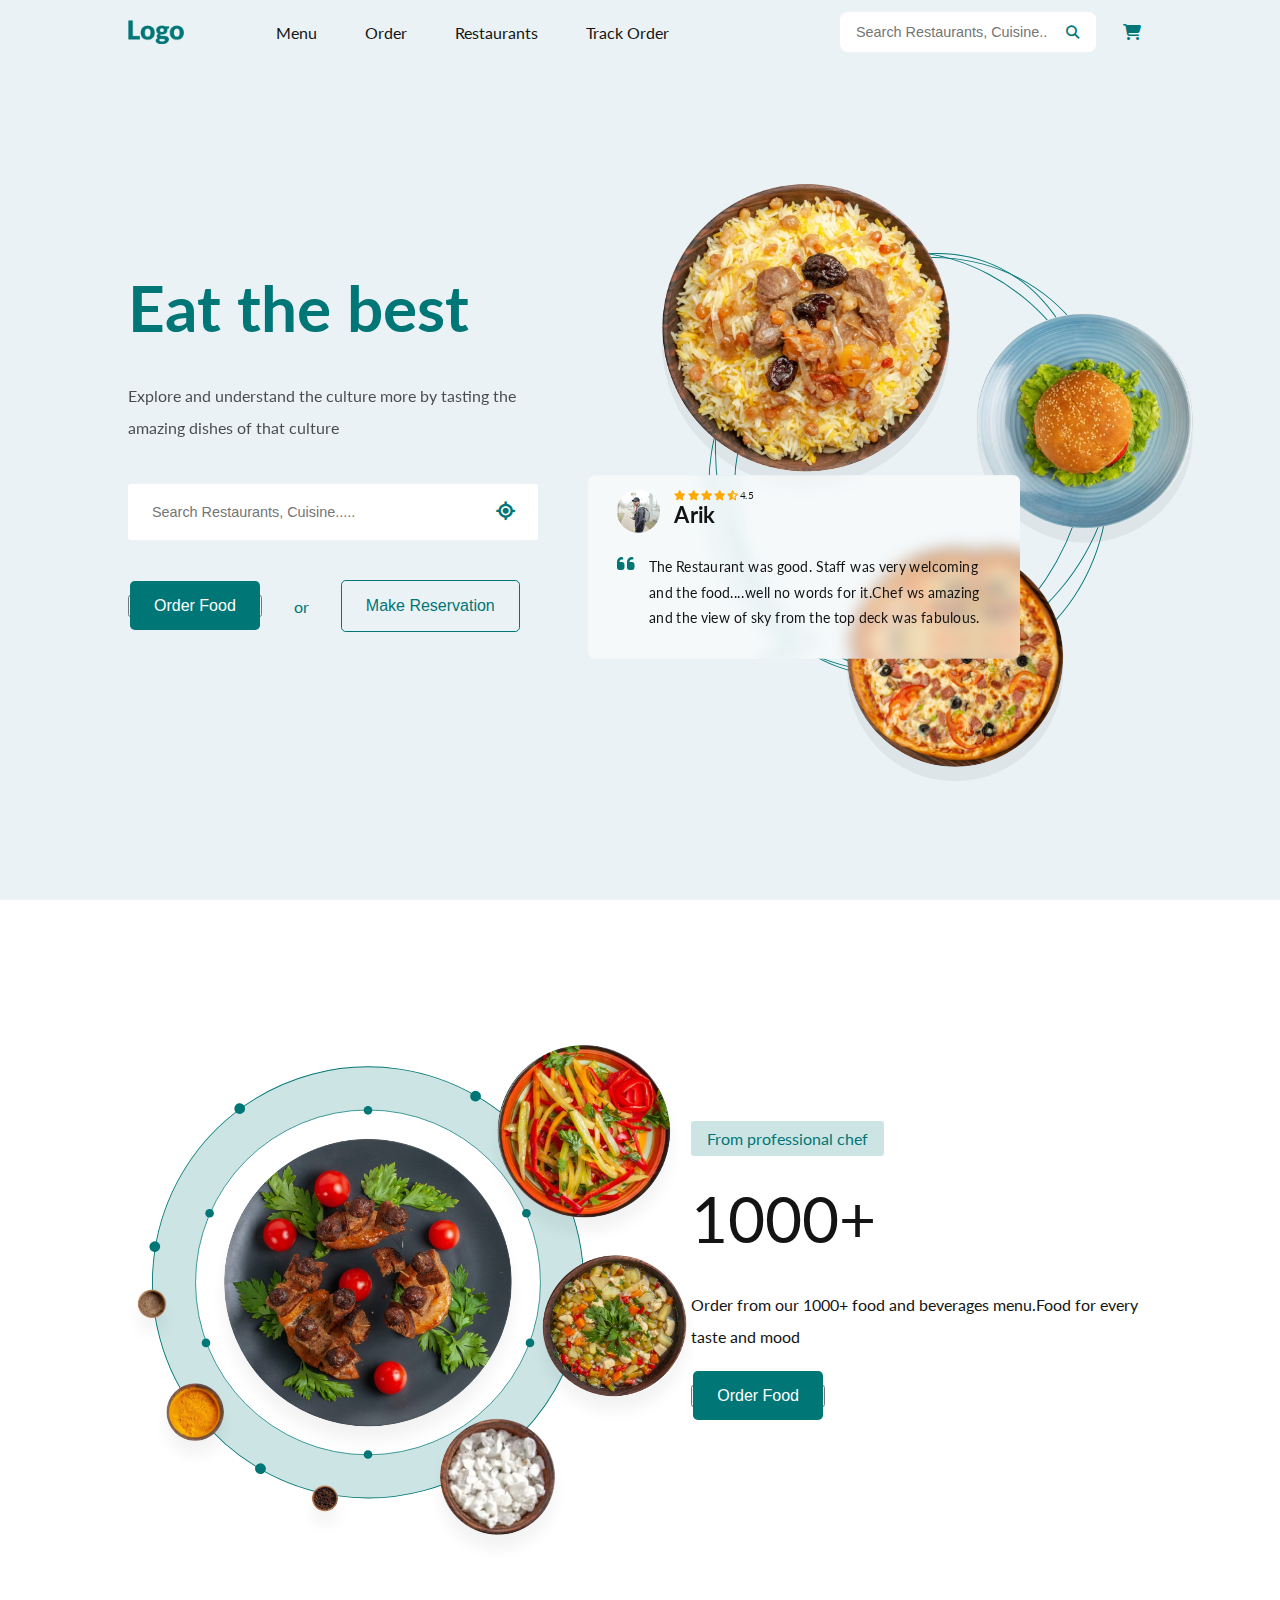
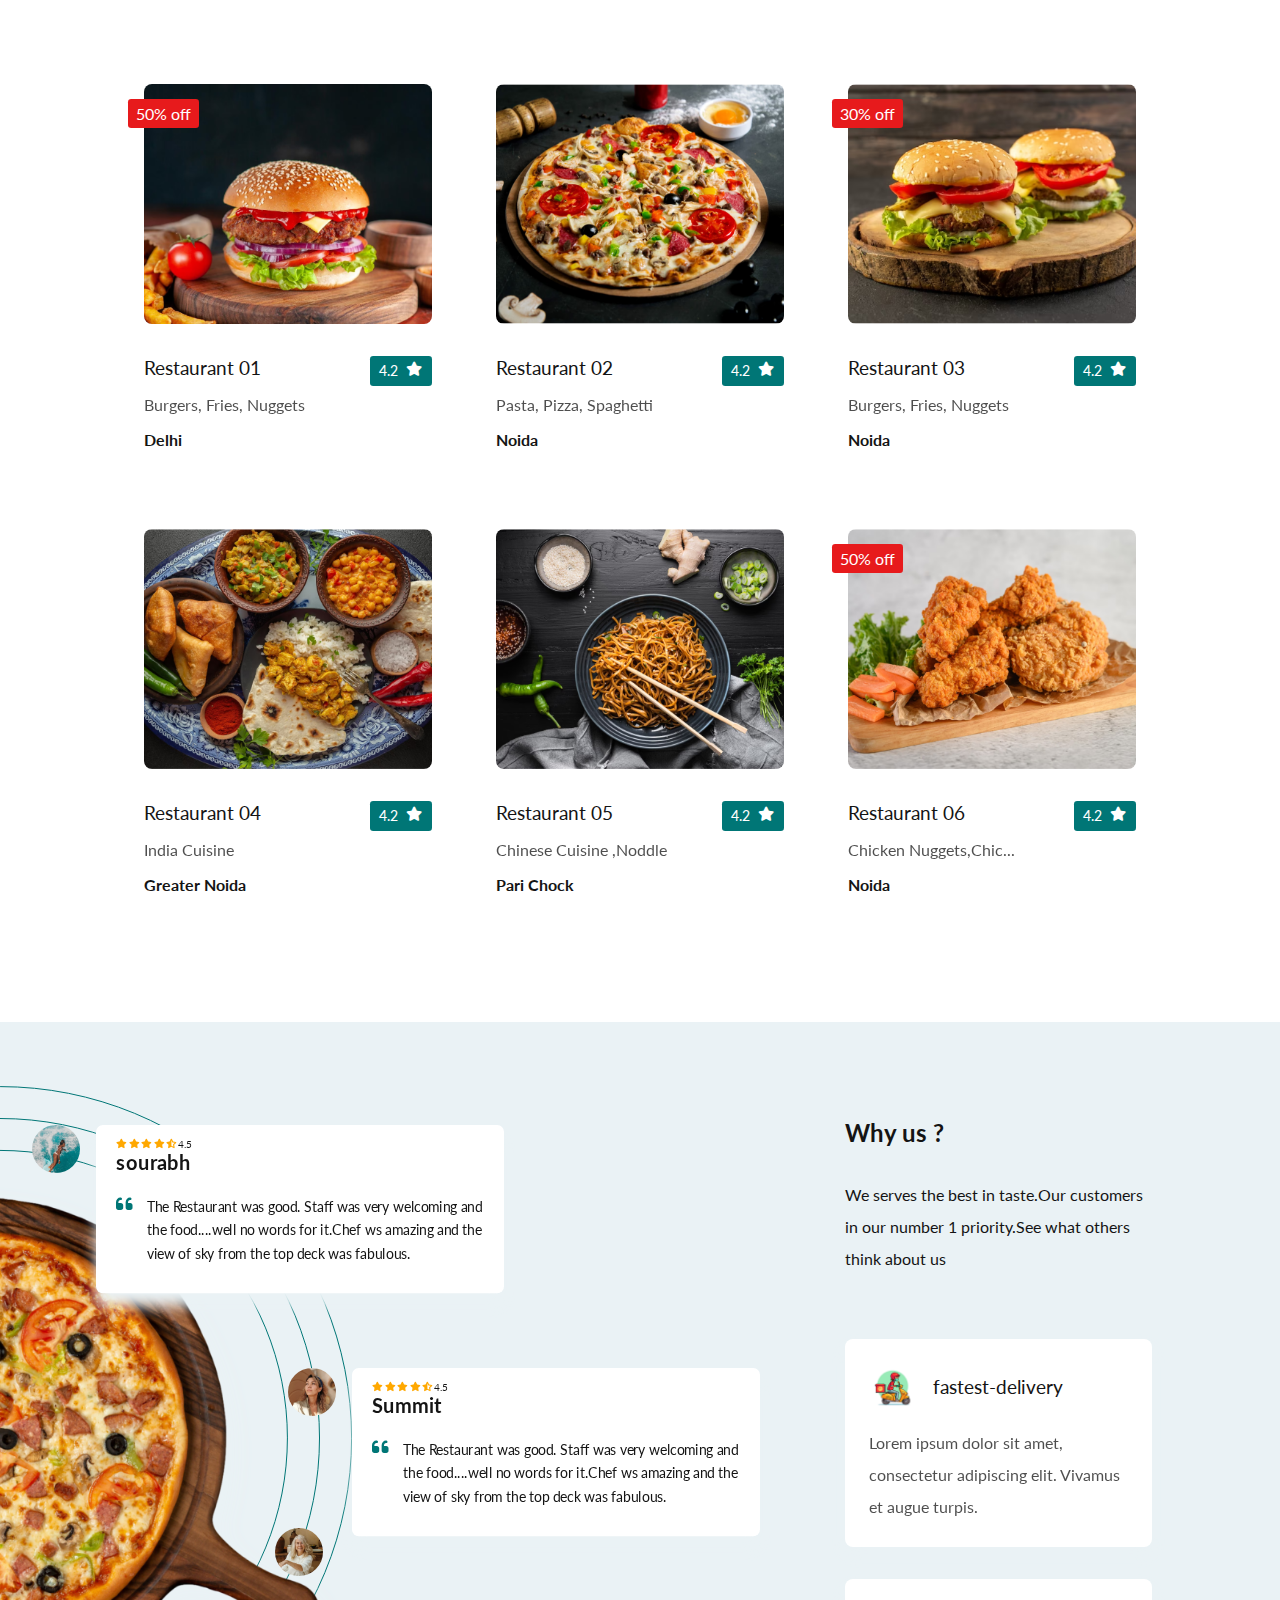
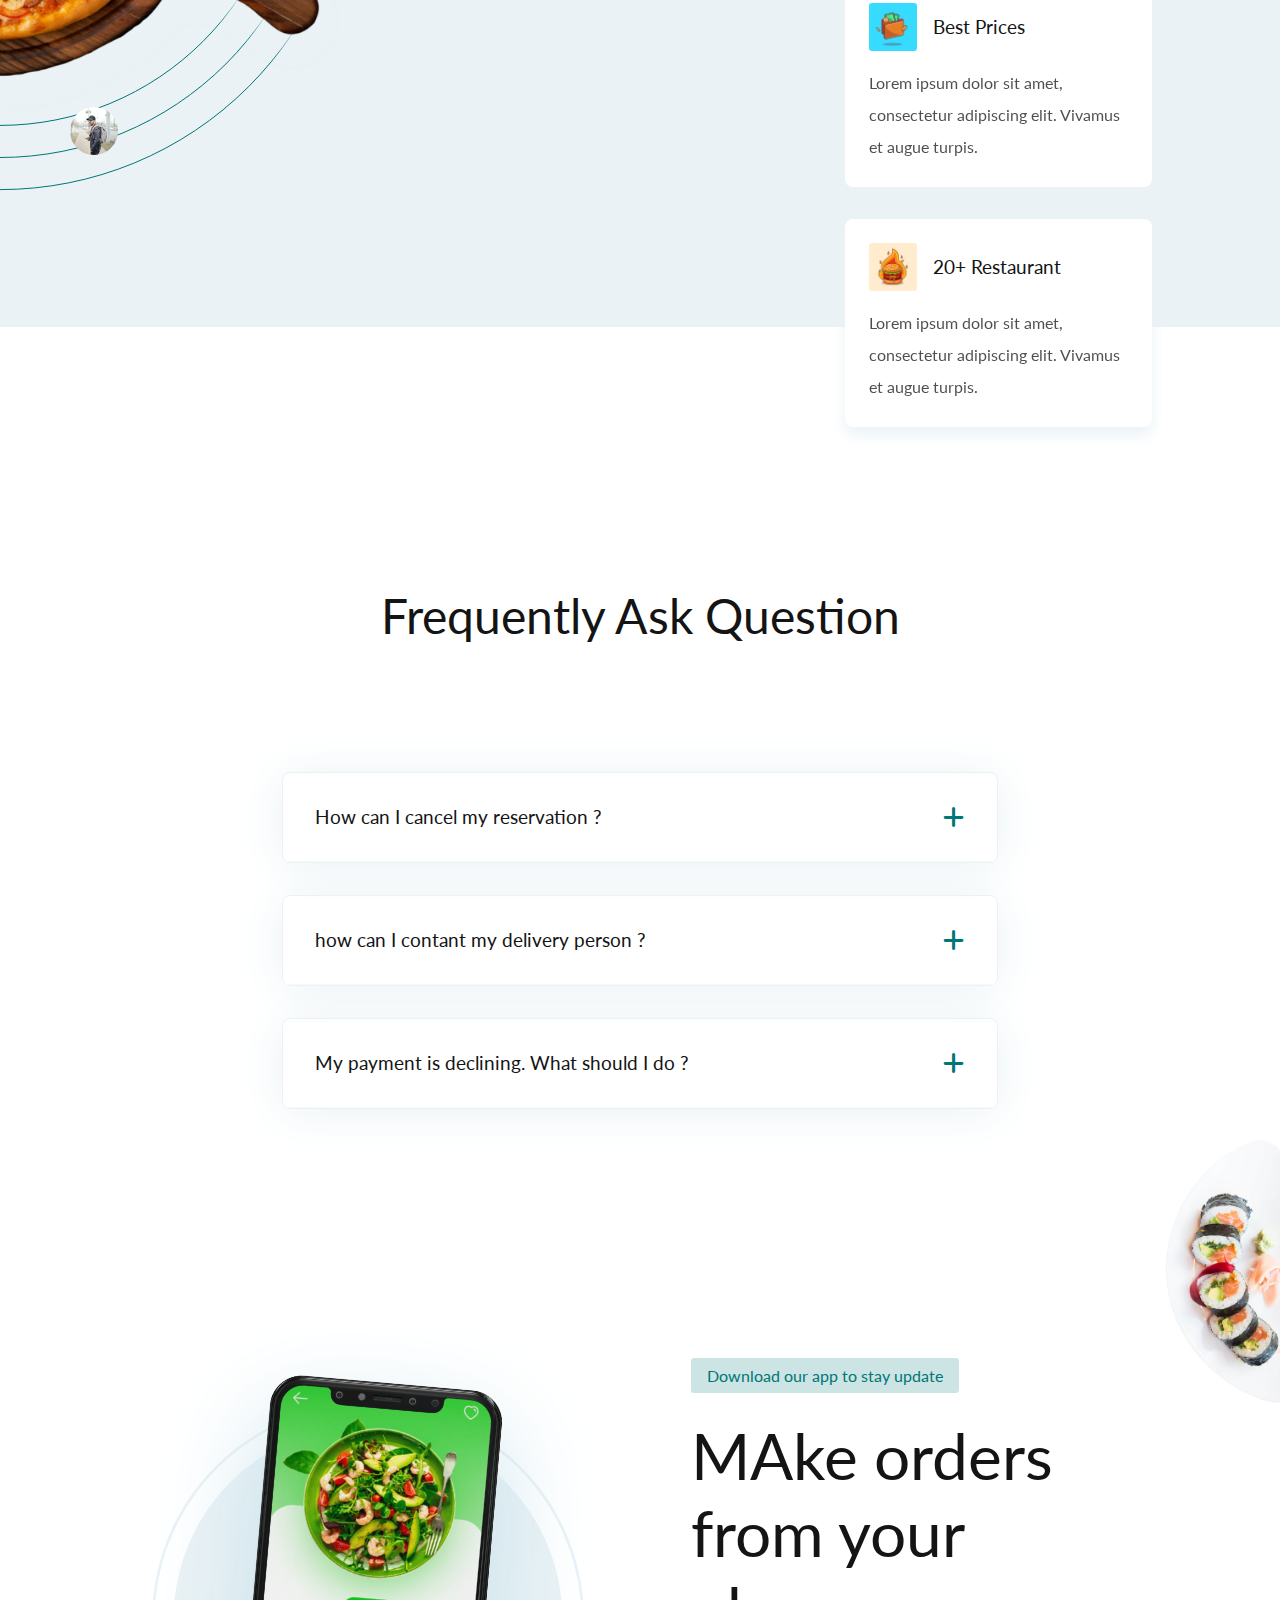
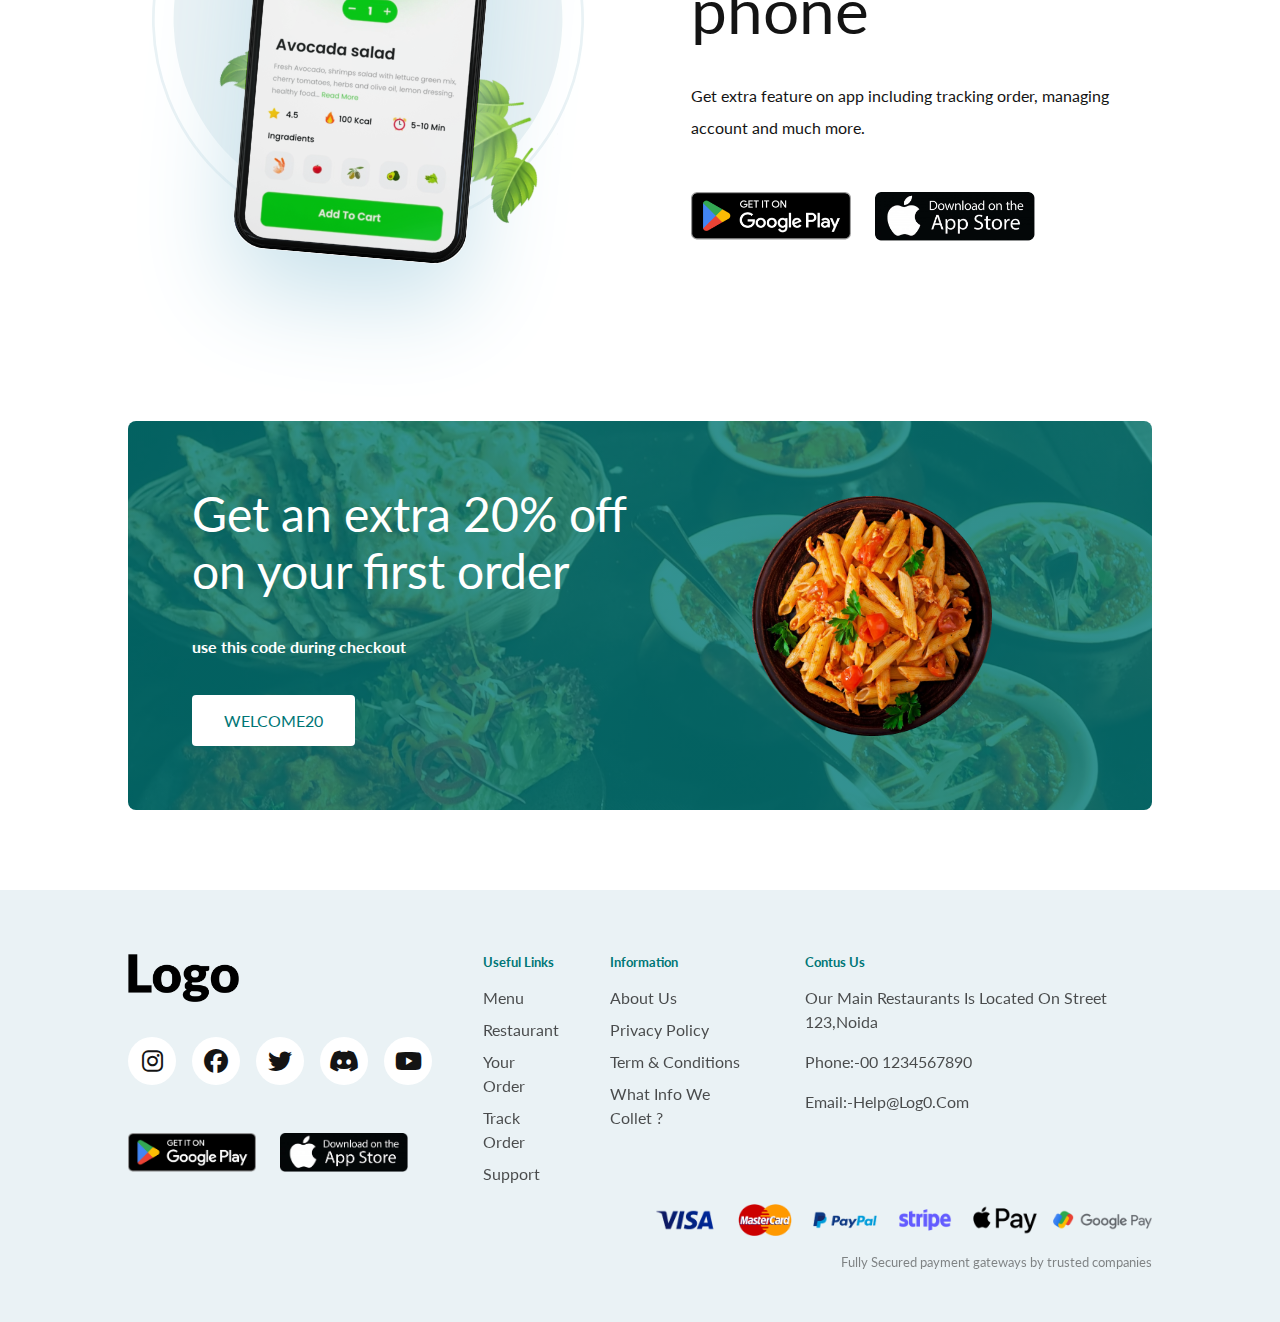
<file: index.html>
<!DOCTYPE html>
<html lang="en">

<head>
    <meta charset="UTF-8">
    <meta http-equiv="X-UA-Compatible" content="IE=edge">
    <meta name="viewport" content="width=device-width, initial-scale=1.0">
    <title>Food website  Sourabh Sharma</title>
    <link rel="preconnect" href="https://fonts.googleapis.com">
    <link rel="preconnect" href="https://fonts.gstatic.com" crossorigin>
    <link href="https://fonts.googleapis.com/css2?family=Caveat&family=Lato:ital,wght@0,300;0,400;0,700;0,900;1,100&display=swap" rel="stylesheet">
    <link rel="stylesheet" href="https://cdnjs.cloudflare.com/ajax/libs/font-awesome/6.5.1/css/all.min.css">
    <link rel="stylesheet" href="style.css">

</head>

<body>
    <header>
        <nav class="nav-bar">
            <img src="img/logo.png" class="logo" alt="">
            <ul class="links-container">
                <li class="links-items"><a href="#" class="links">Menu</a></li>
                <li class="links-items"><a href="orderfood.html" class="links" target="_blank">Order</a></li>
                <li class="links-items"><a href="#" class="links">Restaurants</a></li>
                <li class="links-items"><a href="#" class="links">Track order</a></li>

            </ul>
            <div class="nav-extras">
                <div class="search">
                    <input type="text" class="search-box" placeholder="Search Restaurants, Cuisine.....">
                    <button class="search-btn"><i class="fa-solid fa-magnifying-glass"></i></button>
                </div>
                <a href="#" class="cart"><i class="fa-solid fa-cart-shopping"></i></a>
            </div>
        </nav>
        <main id="hero-section">
            <div class="hero-content">
                <h1 class="hero-heading">Eat the best</h1>
                <p class="hero-line">Explore and understand the culture more by tasting the amazing dishes of that culture</p>
                <div class="search location">
                    <input type="text" class="search-box" placeholder="Search Restaurants, Cuisine.....">
                    <button class="search-btn locate-btn"><i class="fa-solid fa-location-crosshairs"></i></button>
                </div>
                <div class="hero-section-btn-container">
                    <button><a href="orderfood.html" target="_blank" class="btn" style="text-decoration: none;">order food </a></button>
                    <p class="or">or</p>
                    <button class="btn transparent">Make reservation</button>
                </div>
            </div> 
             <!-- hero image container -->

<div class="hero-img-container">
    <div class="background-ele">
        <div class="ellipse"></div>
        <div class="ellipse"></div>
        <div class="ellipse"></div>
    </div>
    <div class="forground-elements">
        <img src="img/hero-biryani.png" class="hero-img" alt="">
        <img src="img/hero-burger.png" class="hero-img" alt="">
        <img src="img/hero-pizza.png" class="hero-img" alt="">
<div class="review-box">
   
     <div class="reviewer-info">
        <img src="img/user-1.png" class="review-img" alt="">
        <div class="reviewer">
            <div class="reviewer-rating">
            <i class="fa-solid fa-star"></i>
            <i class="fa-solid fa-star"></i>
            <i class="fa-solid fa-star"></i>
            <i class="fa-solid fa-star"></i>
            <i class="fa-solid fa-star-half-stroke"></i>
            <p>4.5</p>
        </div>
        <h2 class="reviewer-name">Arik</h2>
    </div>
</div>
<div class="review-body">
    <i class="fa-sharp fa-solid fa-quote-left"></i>
    <p class="review">The Restaurant was good. Staff was very welcoming and the food....well no words for it.Chef ws amazing and the view of sky from the top deck was fabulous.</p>
</div>
    </div>
</div>
</div>
        </main>
    </header>
    
    <!-- Restaurant section -->
    <section id="Restaurants-section">
        <div class="section">
            <div class="food-image-container">
                <div class="circle">
                    <span></span>
                    <span></span>
                    <span></span>
                    <span></span>
                    <span></span>
                    <span></span>
                </div>

                <div class="circle">
                    <span></span>
                    <span></span>
                    <span></span>
                    <span></span>
                    <span></span>
                    <span></span>
                </div>
                <div>
                    <img src="img/food-1.png" class="food-img" alt="">
                    <img src="img/food-2.png" class="food-img" alt="">
                    <img src="img/food-3.png" class="food-img" alt="">
                    <img src="img/food-4.png" class="food-img" alt="">
                    <img src="img/food-5.png" class="food-img" alt="">
                    <img src="img/food-6.png" class="food-img" alt="">
                    <img src="img/food-7.png" class="food-img" alt="">
                </div>
            </div>
            <div class="section-detail">
                <span class="section-highlight">From professional chef</span>
                <p class="section-title">1000+</p>
                <p class="section-info">Order from our 1000+ food and beverages menu.Food for every taste and mood</p>
                <!-- <button class="btn">Order food</button> -->
                <button><a href="orderfood.html" target="_blank" class="btn" style="text-decoration: none;">order food </a></button>
            </div>
        </div>
        <div class="Restaurants-container">
            <div class="Restaurant">
                <p class="discount">50% off</p>
                <div class="Restaurant-thumbnail">
                    <img src="img/restaurant-1.png" class="Restaurants-img" alt="">
                </div>
                <div class="Restaurant-body">
                    <h3 class="restaurant-name">Restaurant 01</h3>
                    <p class="menu">Burgers, Fries, Nuggets</p>
                    <p class="place">Delhi</p>
                    <span class="rating">4.2 <i class="fa-solid fa-star"></i></span>

                </div>
            </div>
            <div class="Restaurant">
                <div class="Restaurant-thumbnail">
                    <img src="img/restaurant-2.png" class="Restaurants-img" alt="">
                </div>
                <div class="Restaurant-body">
                    <h3 class="restaurant-name">Restaurant 02</h3>
                    <p class="menu">Pasta, Pizza, Spaghetti</p>
                    <p class="place">Noida</p>
                    <span class="rating">4.2 <i class="fa-solid fa-star"></i></span>

                </div>
            </div>
            <div class="Restaurant">
                <p class="discount">30% off</p>
                <div class="Restaurant-thumbnail">
                    <img src="img/restaurant-3.png" class="Restaurants-img" alt="">
                </div>
                <div class="Restaurant-body">
                    <h3 class="restaurant-name">Restaurant 03</h3>
                    <p class="menu">Burgers, Fries, Nuggets</p>
                    <p class="place">Noida</p>
                    <span class="rating">4.2 <i class="fa-solid fa-star"></i></span>

                </div>
            </div>
            <div class="Restaurant">
                <div class="Restaurant-thumbnail">
                    <img src="img/restaurant-4.png" class="Restaurants-img" alt="">
                </div>
                <div class="Restaurant-body">
                    <h3 class="restaurant-name">Restaurant 04</h3>
                    <p class="menu">India Cuisine</p>
                    <p class="place">Greater Noida</p>
                    <span class="rating">4.2 <i class="fa-solid fa-star"></i></span>

                </div>
            </div>
            <div class="Restaurant">
                <div class="Restaurant-thumbnail">
                    <img src="img/restaurant-5.png" class="Restaurants-img" alt="">
                </div>
                <div class="Restaurant-body">
                    <h3 class="restaurant-name">Restaurant 05</h3>
                    <p class="menu">Chinese Cuisine ,Noddle</p>
                    <p class="place">Pari Chock</p>
                    <span class="rating">4.2 <i class="fa-solid fa-star"></i></span>

                </div>
            </div>
            <div class="Restaurant">
                <p class="discount">50% off</p>
                <div class="Restaurant-thumbnail">
                    <img src="img/restaurant-6.png" class="Restaurants-img" alt="">
                </div>
                <div class="Restaurant-body">
                    <h3 class="restaurant-name">Restaurant 06</h3>
                    <p class="menu">Chicken Nuggets,Chic...</p>
                    <p class="place">Noida</p>
                    <span class="rating">4.2 <i class="fa-solid fa-star"></i></span>

                </div>
            </div>
        </div>
       
        
    </section>
    <!-- about section -->

    <section id="about-section">
        <div class="about-us-review-container">
            <div class="circle"></div>

            <img src="img/pizza-pan.png" class="pizza-pan-img" alt="">

        <div class="review-container">
           <div class="review-wrapper">
            <img src="img/user-5.png" class="review-img" alt="">
            <div class="review-box">
   
                <div class="reviewer-info">
                  
                   <div class="reviewer">
                       <div class="reviewer-rating">
                       <i class="fa-solid fa-star"></i>
                       <i class="fa-solid fa-star"></i>
                       <i class="fa-solid fa-star"></i>
                       <i class="fa-solid fa-star"></i>
                       <i class="fa-solid fa-star-half-stroke"></i>
                       <p>4.5</p>
                   </div>
                   <h2 class="reviewer-name">sourabh</h2>
               </div>
           </div>
           <div class="review-body">
               <i class="fa-sharp fa-solid fa-quote-left"></i>
               <p class="review">The Restaurant was good. Staff was very welcoming and the food....well no words for it.Chef ws amazing and the view of sky from the top deck was fabulous.</p>
           </div>
               </div>
           </div>
           <div class="review-wrapper">
            <img src="img/user-4.png" class="review-img" alt="">
            <div class="review-box">
   
                <div class="reviewer-info">
                  
                   <div class="reviewer">
                       <div class="reviewer-rating">
                       <i class="fa-solid fa-star"></i>
                       <i class="fa-solid fa-star"></i>
                       <i class="fa-solid fa-star"></i>
                       <i class="fa-solid fa-star"></i>
                       <i class="fa-solid fa-star-half-stroke"></i>
                       <p>4.5</p>
                   </div>
                   <h2 class="reviewer-name">Jane</h2>
               </div>
           </div>
           <div class="review-body">
               <i class="fa-sharp fa-solid fa-quote-left"></i>
               <p class="review">The Restaurant was good. Staff was very welcoming and the food....well no words for it.Chef ws amazing and the view of sky from the top deck was fabulous.</p>
           </div>
               </div>
           </div>
           <div class="review-wrapper">
            <img src="img/user-3.png" class="review-img" alt="">
            <div class="review-box">
   
                <div class="reviewer-info">
                  
                   <div class="reviewer">
                       <div class="reviewer-rating">
                       <i class="fa-solid fa-star"></i>
                       <i class="fa-solid fa-star"></i>
                       <i class="fa-solid fa-star"></i>
                       <i class="fa-solid fa-star"></i>
                       <i class="fa-solid fa-star-half-stroke"></i>
                       <p>4.5</p>
                   </div>
                   <h2 class="reviewer-name">Summit</h2>
               </div>
           </div>
           <div class="review-body">
               <i class="fa-sharp fa-solid fa-quote-left"></i>
               <p class="review">The Restaurant was good. Staff was very welcoming and the food....well no words for it.Chef ws amazing and the view of sky from the top deck was fabulous.</p>
           </div>
               </div>
           </div>
           <div class="review-wrapper">
            <img src="img/user-2.png" class="review-img" alt="">
            <div class="review-box">
   
                <div class="reviewer-info">
                  
                   <div class="reviewer">
                       <div class="reviewer-rating">
                       <i class="fa-solid fa-star"></i>
                       <i class="fa-solid fa-star"></i>
                       <i class="fa-solid fa-star"></i>
                       <i class="fa-solid fa-star"></i>
                       <i class="fa-solid fa-star-half-stroke"></i>
                       <p>4.5</p>
                   </div>
                   <h2 class="reviewer-name">Aman</h2>
               </div>
           </div>
           <div class="review-body">
               <i class="fa-sharp fa-solid fa-quote-left"></i>
               <p class="review">The Restaurant was good. Staff was very welcoming and the food....well no words for it.Chef ws amazing and the view of sky from the top deck was fabulous.</p>
           </div>
               </div>
           </div>
           <div class="review-wrapper">
            <img src="img/user-1.png" class="review-img" alt="">
            <div class="review-box">
   
                <div class="reviewer-info">
                  
                   <div class="reviewer">
                       <div class="reviewer-rating">
                       <i class="fa-solid fa-star"></i>
                       <i class="fa-solid fa-star"></i>
                       <i class="fa-solid fa-star"></i>
                       <i class="fa-solid fa-star"></i>
                       <i class="fa-solid fa-star-half-stroke"></i>
                       <p>4.5</p>
                   </div>
                   <h2 class="reviewer-name">Ankit</h2>
               </div>
           </div>
           <div class="review-body">
               <i class="fa-sharp fa-solid fa-quote-left"></i>
               <p class="review">The Restaurant was good. Staff was very welcoming and the food....well no words for it.Chef ws amazing and the view of sky from the top deck was fabulous.</p>
           </div>
               </div>
           </div>
        </div>

        </div>

        
<!-- about service -->
        <div class="about">
            <h2 class="about-title">Why us ?</h2>
            <p class="about-info">We serves the best in taste.Our customers in our number 1 priority.See what others think about us</p>
        <div class="service-container">
            <div class="service">
                <div class="service-title">
                    <img src="img/fastest-delivery.png" class="service-img" alt="">
                    <h3 class="service-name">fastest-delivery</h3>
                </div>
                <p class="service-detail">Lorem ipsum dolor sit amet, consectetur adipiscing elit. Vivamus et augue turpis.</p>
            </div>
            <div class="service">
                <div class="service-title">
                    <img src="img/best-prices.png" class="service-img" alt="">
                    <h3 class="service-name">Best Prices</h3>
                </div>
                <p class="service-detail">Lorem ipsum dolor sit amet, consectetur adipiscing elit. Vivamus et augue turpis.</p>
            </div>
            <div class="service">
                <div class="service-title">
                    <img src="img/20+ restaurant.png" class="service-img" alt="">
                    <h3 class="service-name">20+ Restaurant</h3>
                </div>
                <p class="service-detail">Lorem ipsum dolor sit amet, consectetur adipiscing elit. Vivamus et augue turpis.</p>
            </div>
        </div>

        </div>

    </section> 



<section id="faq-section">

    <h1 class="section-title">Frequently Ask Question</h1>
    <div class="faq">
        <div class="question-box">
            <h3 class="question">How can I cancel my reservation ?</h3>
            <i class="fa-solid fa-plus"></i>
        </div>
        <div class="answer-box">
            <p class="answer">Lorem ipsum dolor sit amet consectetur adipisicing elit. Quas debitis tenetur nihil eius! Aspernatur et at, sint quis, nesciunt tempora veritatis quo natus consectetur magnam dolorem exercitationem laboriosam nemo quibusdam?</p>
        </div>
    </div>
    <div class="faq">
        <div class="question-box">
            <h3 class="question">how can I contant my delivery person ?</h3>
            <i class="fa-solid fa-plus"></i>
        </div>
        <div class="answer-box">
            <p class="answer">Lorem ipsum dolor sit amet consectetur adipisicing elit. Quas debitis tenetur nihil eius! Aspernatur et at, sint quis, nesciunt tempora veritatis quo natus consectetur magnam dolorem exercitationem laboriosam nemo quibusdam?</p>
        </div>
    </div>
    <div class="faq">
        <div class="question-box">
            <h3 class="question">My payment is declining. What should I do ?</h3>
            <i class="fa-solid fa-plus"></i>
        </div>
        <div class="answer-box">
            <p class="answer">Lorem ipsum dolor sit amet consectetur adipisicing elit. Quas debitis tenetur nihil eius! Aspernatur et at, sint quis, nesciunt tempora veritatis quo natus consectetur magnam dolorem exercitationem laboriosam nemo quibusdam?</p>
        </div>
    </div>
    
    <div class="dish-layer"><img src="img/side-dish.png" alt="">  </div>
</section>

<!-- download app section   -->
<section id="download-app-section">
    
    <div class="section">
        <div class="download-app-image-container">
            <div class="pulse">
                <div class="circle"></div>
                <div class="circle"></div>
            </div>
            <img src="img/leafs.png" class="leaf left" alt="">
            <img src="img/leafs.png" class="leaf right" alt="">   
            
            <img src="img/app.png" class="phone-mockup" alt="">
        </div>

        <div class="section-detail">
            <span class="section-highlight">Download our app to stay update</span>
            <p class="section-title">MAke orders from your phone</p>
            <p class="section-info">Get extra feature on app including tracking order, managing account and much more.</p>
            <div class="download-btn-group">
                <a href="#" class="download-btn"><img src="img/play-store.png" alt=""></a>
                <a href="#" class="download-btn"><img src="img/app-store.png" alt=""></a>
            </div>
        </div>
    </div>
</section>

<!-- discount banner -->

<div class="discount-banner">
    <div class="section-detail">
        <h1 class="section-title">Get an extra 20% off on your first order</h1>
        <p class="section-info">use this code during checkout</p>
        <p class="discount-code">WELCOME20</p>
    </div>
    <div class="dish-slide">
        <img src="img/discount-food-slider-1.png" alt="">
        <img src="img/hero-pizza.png" alt="">
        <img src="img/hero-burger.png" alt="">
    </div>
</div>

<section id="footer">

    <div class="company-info">
        <img src="img/footer-logo.png" class="logo" alt="">

        <div class="social-links">
            <a href="#"><i class="fa-brands fa-instagram"></i></a>
            <a href="#"><i class="fa-brands fa-facebook"></i></a>
            <a href="#"><i class="fa-brands fa-twitter"></i></a>
            <a href="#"><i class="fa-brands fa-discord"></i></a>
            <a href="#"><i class="fa-brands fa-youtube"></i></a>
        </div>
        <div class="download-btn-group">
            <a href="#" class="download-btn"><img src="img/play-store.png" alt=""></a>
            <a href="#" class="download-btn"><img src="img/app-store.png" alt=""></a>
        </div>
    </div>

    <div class="useful-links footer-links-container">
        <h5 class="footer-links-title">Useful Links</h5>
        <a href="#" class="footer-links">Menu</a>
        <a href="#" class="footer-links">Restaurant</a>
        <a href="#" class="footer-links">Your order</a>
        <a href="#" class="footer-links">Track Order</a>
        <a href="#" class="footer-links">Support</a>

    </div>
    <div class="information footer-links-container">
        <h5 class="footer-links-title">Information</h5>
        <a href="#" class="footer-links">About Us</a>
        <a href="#" class="footer-links">Privacy Policy</a>
        <a href="#" class="footer-links">Term & Conditions</a>
        <a href="#" class="footer-links">What info we collet ?</a>
        
    </div>
    <div class="contant footer-links-container">
        <h5 class="footer-links-title">Contus Us</h5>
       <p class="footer-text">Our main restaurants is located on street 123,Noida</p>
       <p class="footer-text">Phone:-00 1234567890</p>
       <p class="footer-text">Email:-help@log0.com</p>
</div>
<div class="payment-patners">
    <img src="img/visa.png" alt="">
    <img src="img/master-card.png" alt="">
    <img src="img/paypal.png" alt="">
    <img src="img/stripe.png" alt="">
    <img src="img/apple-pay.png" alt="">
    <img src="img/google-pay.png" alt="">
</div>
<p class="payment-patners-text">Fully Secured payment gateways by trusted companies</p>
</section>

    
    <script src="app.js"></script>
</body>


</html>
</file>
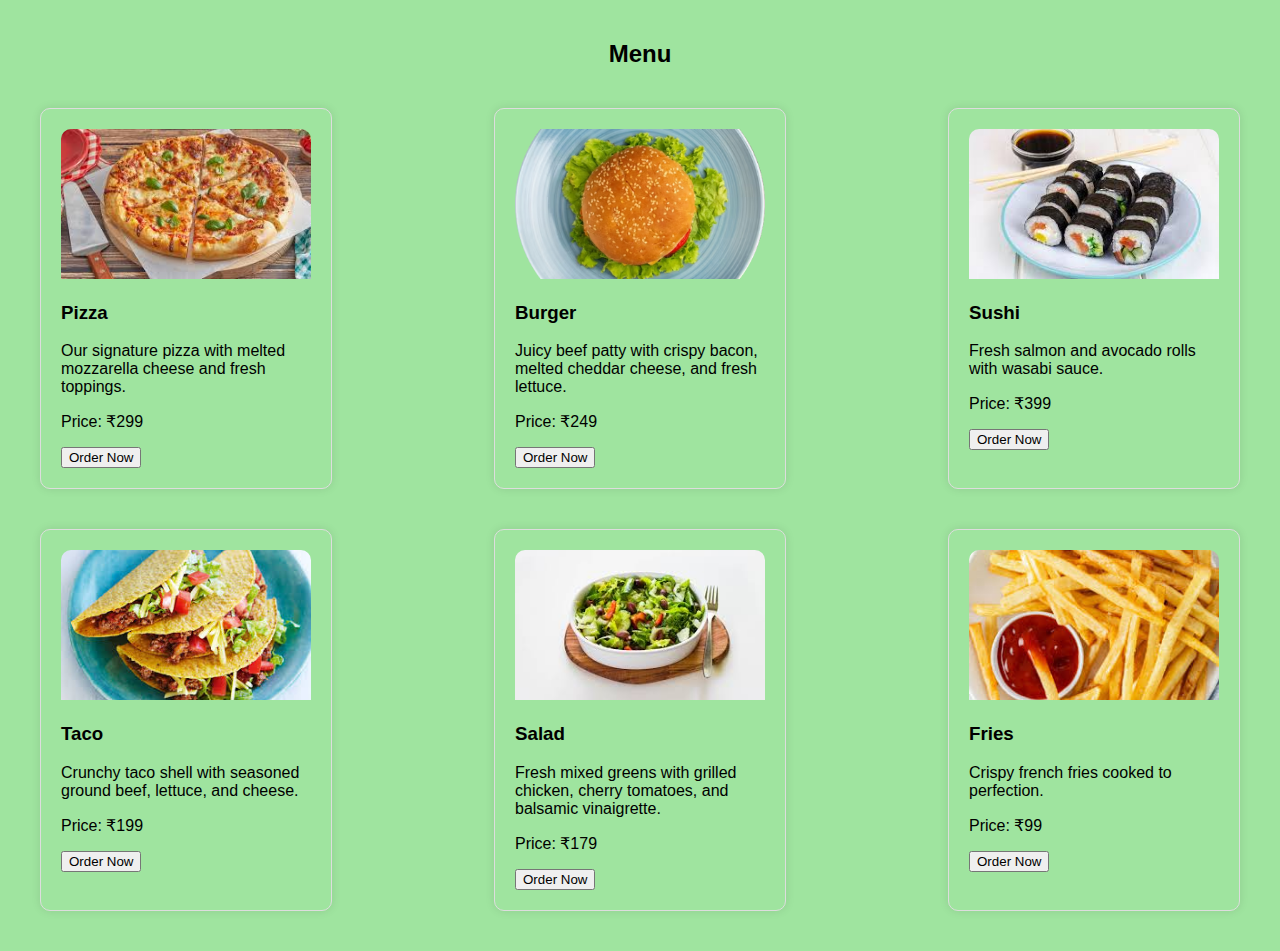
<file: orderfood.html>
<!DOCTYPE html>
<html lang="en">
<head>
    <meta charset="UTF-8">
    <meta name="viewport" content="width=device-width, initial-scale=1.0">
    <title>sourabh sharma</title>
    <style>
body {
    font-family: Arial, sans-serif;
    margin: 0;
    padding: 0;
    background-color: #9fe49f;
}

header {
    background-color: #333;
    color: #fff;
    padding: 20px;
    text-align: center;
}

nav ul {
    list-style: none;
    margin: 0;
    padding: 0;
    display: flex;
    justify-content: space-between;
}

nav li {
    margin-right: 20px;
}

nav a {
    color: #333;
    text-decoration: none;
}

nav a:hover {
    color: #666;
}

main {
    display: flex;
    flex-direction: column;
    align-items: center;
    padding: 20px;
}

#menu {
    display: flex;
    flex-wrap: wrap;
    justify-content: space-between;
}

.food-item {
    margin: 20px;
    width: 250px;
    border: 1px solid #ddd;
    padding: 20px;
    border-radius: 10px;
    box-shadow: 0 0 10px rgba(0, 0, 0, 0.1);
}

.food-item img {
    width: 100%;
    height: 150px;
    object-fit: cover;
    border-radius: 10px 10px 0 0;
}

</style>
</head>
<body>
    <main>
        <h2>Menu</h2>
        <section id="menu">
            <div class="food-item">
                <img src="img/pizza1.jpeg" alt="Pizza">
                <h3>Pizza</h3>
                <p>Our signature pizza with melted mozzarella cheese and fresh toppings.</p>
                <p>Price: ₹299</p>
                <button class="order-btn">Order Now</button>
            </div>
            <div class="food-item">
                <img src="img/hero-burger.png" alt="Burger">
                <h3>Burger</h3>
                <p>Juicy beef patty with crispy bacon, melted cheddar cheese, and fresh lettuce.</p>
                <p>Price: ₹249</p>
                <button class="order-btn">Order Now</button>
            </div>
            <div class="food-item">
                <img src="img/sushi1.jpeg" alt="Sushi">
                <h3>Sushi</h3>
                <p>Fresh salmon and avocado rolls with wasabi sauce.</p>
                <p>Price: ₹399</p>
                <button class="order-btn">Order Now</button>
            </div>
            <div class="food-item">
                <img src="img/taco1.jpeg" alt="Taco">
                <h3>Taco</h3>
                <p>Crunchy taco shell with seasoned ground beef, lettuce, and cheese.</p>
                <p>Price: ₹199</p>
                <button class="order-btn">Order Now</button>
            </div>
            <div class="food-item">
                <img src="img/salad1.jpeg" alt="Salad">
                <h3>Salad</h3>
                <p>Fresh mixed greens with grilled chicken, cherry tomatoes, and balsamic vinaigrette.</p>
                <p>Price: ₹179</p>
                <button class="order-btn">Order Now</button>
            </div>
            <div class="food-item">
                <img src="img/fries1.jpeg" alt="Fries">
                <h3>Fries</h3>
                <p>Crispy french fries cooked to perfection.</p>
                <p>Price: ₹99</p>
                <button class="order-btn">Order Now</button>
            </div>
        </section>
    </main>

</body>
</html>
</file>
<file: style.css>
* {
    margin: 0;
    padding: 0;
    box-sizing: border-box;
}

:root {
    /* color variables */
    --accent-color: #EAF2F5;
    --primary-text-color: #141414;
    --secondary-text-color: #007676;
    --light-text-color: #fff;
    --primary-color: #fff;
    --secondary-color: #007676;
    --alpha-secondary-color: rgba(0, 118, 118, 0.2);
    --discount-color: #E71A1C;
    --card-hover-bg-color: #F9F9F9;
    --border-color: #f9f9f9;
    --box-shadow-color: var(--accent-color);
    --shadow: rgba(0, 0, 0, 0.05);
    --box-shadow: rgba(0, 0, 0, 0.25);
    --discount-banner-background-overlay: linear-gradient(rgba(0, 118, 118, 0.8), rgba(0, 118, 118, 0.8));
    --phone-app-shadow: #C7E1EB;
    --alpha-primary-color: rgba(255, 255, 255, 0.5);
    --rating-color: #FFA800;

    /* transition curves */
    --transition-curve: cubic-bezier(0.36, -0.21, 0.16, 1.97);
}


html{
    font-size: 16px;
}
body{
    font-family: 'Caveat', cursive ;
    font-family: 'Lato', sans-serif ;
    color : var(--primary-text-color);
    background: var(--primary-color);
}



.nav-bar{
    position: fixed;
    top: 0;
    left: 0;
    width: 100%;
    height: 4rem;
    display: flex;
    align-items: center;
    padding: 0 10vw;
    z-index: 9;
background: var(--accent-color);
}

.logo{
    height: 1.5rem;
}
.links-container{
    display: flex;
    gap: 1rem;
    list-style: none;
    margin-left: 7.5%;
}


.links{
    color: var(--primary-text-color);
    text-decoration: none;
    text-transform: capitalize;
    padding: .5rem 1rem;
    transition: .2s;
}

.links:hover{
    color: var(--secondary-text-color);
}

.nav-extras{
    display: flex;
    align-items: center;
    margin-left: auto;
    gap: 1rem;
}

.search{
    position: relative;
    width: 20vw;
    min-width: 150px;
    height: 2.5rem;
    border-radius: .5rem;
    overflow: hidden;
}

.search-box{
    width: 100%;
    height: 100%;
    background: var(--primary-color);
    border: none;
    padding: 1rem;
    outline: none;
    font-size: .9rem;
}

.search-btn{
    position: absolute;
    border: none;
    right: 0;
    width: 3rem;
    height: 100%;
    background: var(--primary-color);
    text-align: center;
    cursor: pointer;
    color: var(--secondary-color);
}

.cart{
    width: 2.5rem;
    height: 2.5rem;
    color: var(--secondary-color);
    border-radius: 100%;
    display: flex;
    justify-content: center;
    align-items: center;
    text-decoration: none;
    transition: .5s;
}
.cart:hover,.locate-btn:hover{
    background: var(--alpha-secondary-color);
}

#hero-section{
    min-height: 100vh;
    padding: 0 10vw;
    display: flex;
    justify-content: space-between;
    align-items: center;
    background: var(--accent-color);
}

.hero-content{
    width: 40%;
}
.hero-heading{
    font-size: 4rem;
    line-height: 5rem;
    font-weight: 700;
    color: var(--secondary-text-color);
}

.hero-line{
    line-height: 2rem;
    opacity: 0.75;
    margin-top: 2rem;
}

.search.location{
    width: 100%;
    height: 3.5rem;
    border-radius: .2rem;
    margin: 2.5rem 0;
}

.locate-btn{
    font-size: 1.2rem;
    width: 4rem;
    transition: .5s;
}

.search.location .search-box{
    padding: 1rem 1.5rem;
}

.hero-section-btn-container{
    display: flex;
    align-items: center;
    gap: 2rem;
}

.btn{
    padding: 1rem 1.5rem;
    border: none;
    border-radius: .3rem;
    font-size: 1rem;
    color: var(--light-text-color);
    background: var(--secondary-color);
    text-transform: capitalize;
    cursor: pointer;
}

.btn.transparent{
    background: transparent;
    border: .1rem solid var(--secondary-color);
    color: var(--secondary-text-color);
}

.or{
    color: var(--secondary-text-color);
}

.hero-img-container, .food-image-container, .download-app-image-container{
    min-width: 30rem;
    min-height: 30rem;
    position: relative;
    transform: scale(0.9) translateY(1rem);
}

.background-ele, .forground-elements{
    width: 100%;
    height: 100%;
    position: absolute;
}

.ellipse{
    position: absolute;
    height: 100%;
    top: 50%;
    left: 50%;
    border-radius: 100%;
    border: .01rem solid var(--secondary-color);
    transform-origin: center;
}

.ellipse:nth-child(1){
width: 80%;
transform: translate(-50%,-50%) rotate(20deg);
}

.ellipse:nth-child(2){
    width: 90%;
    transform: translate(-50%,-50%) rotate(40deg);
    }


.ellipse:nth-child(3){
        width: 90%;
        transform: translate(-50%,-50%) rotate(-20deg);
}


.hero-img{
    position: absolute;
    width: 10rem;
    border-radius: 100%;
    box-shadow: 0 1rem var(--shadow);
}


.hero-img:nth-child(1){
    width: 20rem;
    left: -8%;
    top: -15%;
}


.hero-img:nth-child(2){
    width: 15rem;
    right: -15%;
    top: 15%;
}



.hero-img:nth-child(3){
    width: 15rem;
    left: 35%;
    bottom: -20%;
}

.review-box{
position: absolute;
width: 30rem;
padding: 1rem 2rem;
bottom: 5%;
left: -25%;
border-radius: .5rem;
background: var(--alpha-primary-color);
backdrop-filter: blur(.5rem);
}

.reviewer-info{
    display: flex;
    gap: 1rem;
}

.review-img{
    width: 3rem;
    height: 3rem;
    border-radius: 100%;
}

.reviewer-rating{
    display: flex;
    gap: .1rem;
    font-size: .7rem;
    align-items: center;
}

.reviewer-rating i{
    color: var(--rating-color);
}

.review-body{
    display: flex;
    gap: 1rem;
    margin-top: .5rem;
    padding: 1rem 0;
}

.review-body i{
    font-size: 1.4rem;
    color: var(--secondary-text-color);
}

.review{
    line-height: 1.75rem;
}

/* resturants section */

.section{
    width: 100%;
    padding: 2rem 0 5rem;
    display: flex;
    justify-content: space-between;
    align-items: center;
}

.section-detail{
    width: 45%;
    min-width: 300px;
    margin-left: auto;
}

.section-highlight{
    padding: .5rem 1rem;
    border-radius: .2rem;
    background: var(--alpha-secondary-color);
    color: var(--secondary-color);
}

.section-title{
    margin: 2rem 0;
    font-size: 4rem;
}

.section-info{
    line-height: 2rem;
    margin-bottom: 2rem;
}

section{
    position: relative;
    padding: 6rem 10vw;
}

.circle{
    position: absolute;
    width: 100%;
    height: 100%;
    top: 50%;
    left: 50%;
    border-radius: 100%;
    transform: translate(-50%, -50%) scale(0.8);
    background: var(--primary-color);
    border: .1rem solid var(--secondary-color);
}

.circle span{
    position: absolute;
    width: .75rem;
    height: .75rem;
    border-radius: 100%;
    background: var(--secondary-color);
    transform: translate(-50%, -50%);
}

.circle span:nth-child(1){
    top: 0;
    left: 50%;
}
.circle span:nth-child(2){
    top: 30%;
    left: 4%;
}
.circle span:nth-child(3){
    top: 30%;
    right: 1.5%;
}
.circle span:nth-child(4){
    bottom: 30%;
    left: 3%;
}
.circle span:nth-child(5){
    bottom: 30%;
    right: .5%;
}
.circle span:nth-child(6){
    bottom: -2.5%;
    left: 50%;
}

.circle:nth-child(2){
    background: var(--alpha-secondary-color);
    z-index: -1;
    transform: translate(-50%, -50%) scale(1) rotate(30deg);
}

.food-img{
    position: absolute;
    border-radius: 100%;
    box-shadow: 0 1rem 1rem var(--shadow);
    width: 10rem;
    transform: translate(-50%, -50%);
}

.food-img:nth-child(1){
    width: 20rem;
    top: 50%;
    left: 50%;
}
.food-img:nth-child(2){
    width: 12rem;
    top: 15%;
    left: 100%;
}
.food-img:nth-child(3){
    width: 10rem;
    top: 60%;
    left: 107%;
}
.food-img:nth-child(4){
    width: 8rem;
    top: 95%;
    left: 80%;
}
.food-img:nth-child(5){
    width: 6%;
    top: 100%;
    left: 40%;
}
.food-img:nth-child(6){
    width: 4rem;
    top: 80%;
    left: 10%;
}
.food-img:nth-child(7){
    width: 2rem;
    top: 55%;
    left: 0%;
}


.Restaurants-container{
    margin-top: 5rem;
    display: grid;
    grid-template-columns: repeat(3, 1fr);
    gap: 2rem;
}

.Restaurant{
    position: relative;
    width: 100%;
    padding: 1rem;
    border-radius: .5rem;
    border: .1rem solid var((--border-color));
}
.discount{
    position: absolute;
    color: var(--light-text-color);
    padding: .3rem .5rem;
    background: var(--discount-color);
    border-radius: .2rem;
    left: 0;
    top: 7.5%;
    z-index: 2;
}
.Restaurant-thumbnail{
    position: relative;
    width: 100%;
    height: 15rem;
    overflow: hidden;
    border-radius: .5rem;
}
.Restaurants-img{
    width: 100%;
    height: 100%;
    object-fit: cover;
    border-radius: .25rem;
    transition: transform .5s var((--transition-curve));
}

.Restaurant:hover .Restaurants-img{
    transform: scale(1.1);
}

.Restaurant-body{
    margin: 2rem 0 1rem;
    position: relative;
}

.restaurant-name{
    font-size: 1.2rem;
    text-transform: capitalize;
    font-weight: 400;
    margin: 1rem 0;
}

.menu{
    width: 80%;
    opacity: .75;
    overflow: hidden;
    white-space: nowrap;
    text-overflow: ellipsis;
    margin: 1rem 0;
}
.place{
    font-weight: 700;
    text-transform: capitalize;
}
.rating{
    position: absolute;
    right: 0;
    top: 0;
    padding: .4rem .6rem;
    background: var(--secondary-color);
    color: var(--light-text-color);
    font-size: .9rem;
    display: flex;
    gap: .5rem;
    border-radius: .2rem;
}
/* about section */

#about-section{
    padding-bottom: 0;
}

#about-section::before{
    content: '';
    position: absolute;
    top: 0;
    left: 0;
    width: 100%;
    height: 90%;
    background: var(--accent-color);
    z-index: -1;
}
.about{
    width: 30%;
    margin-left: auto;
    min-width: 250px;
}
.about-tittle{
    font-size: 2rem;
    text-transform: capitalize;
    color: var(--secondary-text-color);
}
.about-info{
    margin: 2rem 0 4rem;
    line-height: 2rem;
}

.service{
    background: var(--primary-color);
    border-radius: .5rem;
    margin-bottom: 2rem;
    padding: 1.5rem;
    box-shadow: 0 .5rem 1rem var(--box-shadow-color);
}

.service-title{
    display: flex;
    gap: 1rem;
    align-items: center;
}
.service-img{
    width: 3rem;
    height: 3rem;
    border-radius: .2rem;

}
.service-name{
    font-weight: 400;
}
.service-detail{
    margin-top: 1rem;
line-height: 2rem;
opacity: .75;
}

.about-us-review-container{
    position: absolute;
    left: -10%;
    width: 40rem;
    height: 40rem;
}

.about-us-review-container .circle{
    background-color: transparent;
    left: 20%;
    transform: translate(-50%, -50%);
}


.about-us-review-container .circle::before,
.about-us-review-container .circle::after{
    content: '';
    position: absolute;
    top: 50%;
    left: 50%;
    transform: translate(-50%, -50%);
    width: 90%;
    height: 90%;
    border: .1rem solid var(--secondary-color);
    border-radius: 100%;
}
.pizza-pan-img{
    position: absolute;
    width: 100%;
    height: 100%;
    object-fit: contain;
    transform: scale(0.9);
    left: -25%;
    filter: drop-shadow(0 1rem 1rem var(--box-shadow-color));
}

.about-us-review-container .circle::after{
    width: 110%;
    height: 110%;
}
.review-wrapper{
    position: absolute;
    display: flex;
    gap: 1rem;
}
#faq-section .section-title{
    text-align: center;
    font-size: 3rem;
    margin-bottom: 8rem;
    font-weight: 400;
}
.faq{
    margin: auto;
    width: 70%;
    border-radius: .5rem;
    border: .1rem solid var(--accent-color);
    position: relative;
    margin-bottom: 2rem;
    box-shadow: 0 .2rem 3rem var(--box-shadow-color);
}

.question-box{
    display: flex;
    gap: 1rem;
    justify-content: space-between;
    align-items: center;
    padding: 2rem;
    cursor: pointer;
}

.question{
    font-weight: 400;
}

.question-box i{
    font-size: 1.5rem;
    text-align: center;
    transition: .25s;
    color: var(--secondary-text-color);
}

.answer-box{
    display: grid;
    grid-template-rows: 0fr;
    transition: .5s;
    border-top: .1rem solid var(--border-color);
}
.answer{
    overflow: hidden;
    line-height: 2rem;
    padding: 0 2rem;
}
.faq.active .question-box i{
    transform: rotate(45deg);

}
.faq.active .answer-box{
    padding: 2rem 0;
     grid-template-rows: 1fr;
}
.review-wrapper .review-box{
    position: relative;
    inset: 0;
    padding: 1rem 1.5rem;
    background: var(--primary-color);
    filter: none;
    pointer-events: none;
    transform-origin: top left;
    transform: scale(0);
    transition: .5s ease-in-out;
    box-shadow: 0 1rem 1rem var(--box-shadow-color);
} 
.review-wrapper.active{
    z-index: 2;
}
.review-wrapper.active .review-box{
    transform: scale(0.85);
}
.about-us-review-container .review-wrapper:nth-child(1){
    bottom: 68%;
    left: 25%;
}
.about-us-review-container .review-wrapper:nth-child(2){
    bottom: 50%;
    left: 50%;
}
.about-us-review-container .review-wrapper:nth-child(3){
    bottom: 30%;
    left: 65%;
}
.about-us-review-container .review-wrapper:nth-child(4){
    bottom: 5%;
    left: 63%;
}
.about-us-review-container .review-wrapper:nth-child(5){
    bottom: -23%;
    left: 31%;
}

.dish-layer{
    position: absolute;
    height: 20rem;
    right: -5%;
    bottom: -25%;
    z-index: -1;
    pointer-events: none;
}

.dish-layer img{
    width: 100%;
    height: 100%;
    object-fit: cover;
} 

/* download app section */
.download-btn-group{
    display: flex;
    margin-top: 3rem;
    gap: 1.5rem;
}

.download-btn-group img{
    width: 10rem;
}


.pulse{
    width: 100%;
    height: 100%;
    position: absolute;

}
.pulse .circle{
    width: 100%;
    height: 100%;
    position: absolute;
    top: 50%;
    left: 50%;
    transform: translate(-50%, -50%) scale(0.9);
    border: none;
    background: var(--accent-color);
    border-radius: 100%;
}

.pulse .circle:nth-child(2){
    transform: translate(-50%, -50%) scale(1);
border: .2rem solid var(--accent-color);
background: transparent;
}
 
.leaf{
    position: absolute;
    height: 40%;
}
.leaf.left{
    bottom: 15%;
    left: 15%;
    transform: rotate(20deg);
}
.leaf.right{
    bottom: 0;
    right: 5%;
    transform: rotate(-20deg);
}
.phone-mockup{
    position: absolute;
    height: 100%;
    left: 50%;
    transform: translateX(-50%) scale(1.1) rotate(5deg);
    box-shadow: 0 2.5rem 6.25rem var(--phone-app-shadow);
    border-radius: 2rem;
}
.discount-banner{
    position: relative;
    display: flex;
    margin: 0 10vw 5rem;
    padding: 4rem;
    border-radius: .5rem;
    background-image: var(--discount-banner-background-overlay), url(img/discount.png);
    background-size: cover;
    color: var(--light-text-color);
    overflow: hidden;
}
.discount-banner .section-detail{
    margin-left: 0;
    width: 50%;
}
.discount-banner .section-title{
    font-size: 3rem;
    font-weight: 400;
    margin-top: 0;
}
.discount-banner .section-info{
    font-weight: 700;
}
.discount-code{
    color: var(--secondary-text-color);
    padding: 1rem 2rem;
    background: var(--primary-color);
    border-radius: .25rem;
    width: fit-content;
}
.dish-slide{
position: absolute;
top: 50%;
right: -17.5rem;
transform: translateY(-50%);
width: 35rem;
height: 35rem;
border-radius: 100%;
transform-origin: center;
transition: .75s ease-in-out;

}

.dish-slide img{
    width: 15rem;
    height: 15rem;
    object-fit: cover;
    position: absolute;
transform: translateY(-50%);
}
.dish-slide img:nth-child(1){
    top: 50%;
    left: -7.5rem;
}
.dish-slide img:nth-child(2){
    top: 10%;
    right: 2rem;
}
.dish-slide img:nth-child(3){
    top: 90%;
    right: 2rem;
}

#footer{
    position: relative;
    display: flex;
    padding: 4rem 10vw 8rem;
    display: flex;
    gap: 5%;
    background: var(--accent-color);
}
.company-info .logo{
    height: 3rem;
    margin-bottom: 2rem ;
}
.social-links{
    display: flex;
    gap: 1rem;
}
.social-links a{
    width: 3rem;
    height: 3rem;
    padding: .5rem;
    border-radius: 100%;
    background: var(--primary-color);
    display: flex;
    justify-content: center;
    align-items: center;
    text-decoration: none;
    color: var(--primary-text-color);
    font-size: 1.5rem;
    transition: .5s;
}

#footer .download-btn img{
    width: 8rem;
}
.footer-links-container{
    margin-left: auto;
}
.footer-links-container.contact{
    width: 20%;  
}
.footer-links-title{
    text-transform: capitalize;
    margin-bottom: 1rem;
    color: var(--secondary-text-color);
}
.footer-links, .footer-text{
    color: var(--primary-text-color);
    text-decoration: none;
    margin-bottom: .5rem;
    line-height: 1.5rem;
    display: block;
    opacity: 0.75;
    text-transform: capitalize;
}
.footer-links:hover{
    opacity: 1;
    color: var(--secondary-text-color);
}
.footer-text{
    margin-bottom: 1rem;;
}
.payment-patners{
    position: absolute;
    display: flex;
    gap: 1rem;
    right: 10vw;
    bottom: 20%;
}
.payment-patners img{
    height: 2rem;
}
.payment-patners-text{
    position: absolute;
    bottom: 12%;
    right: 10vw;
    font-size: .8rem;
    opacity: 0.5;
}
</file>
